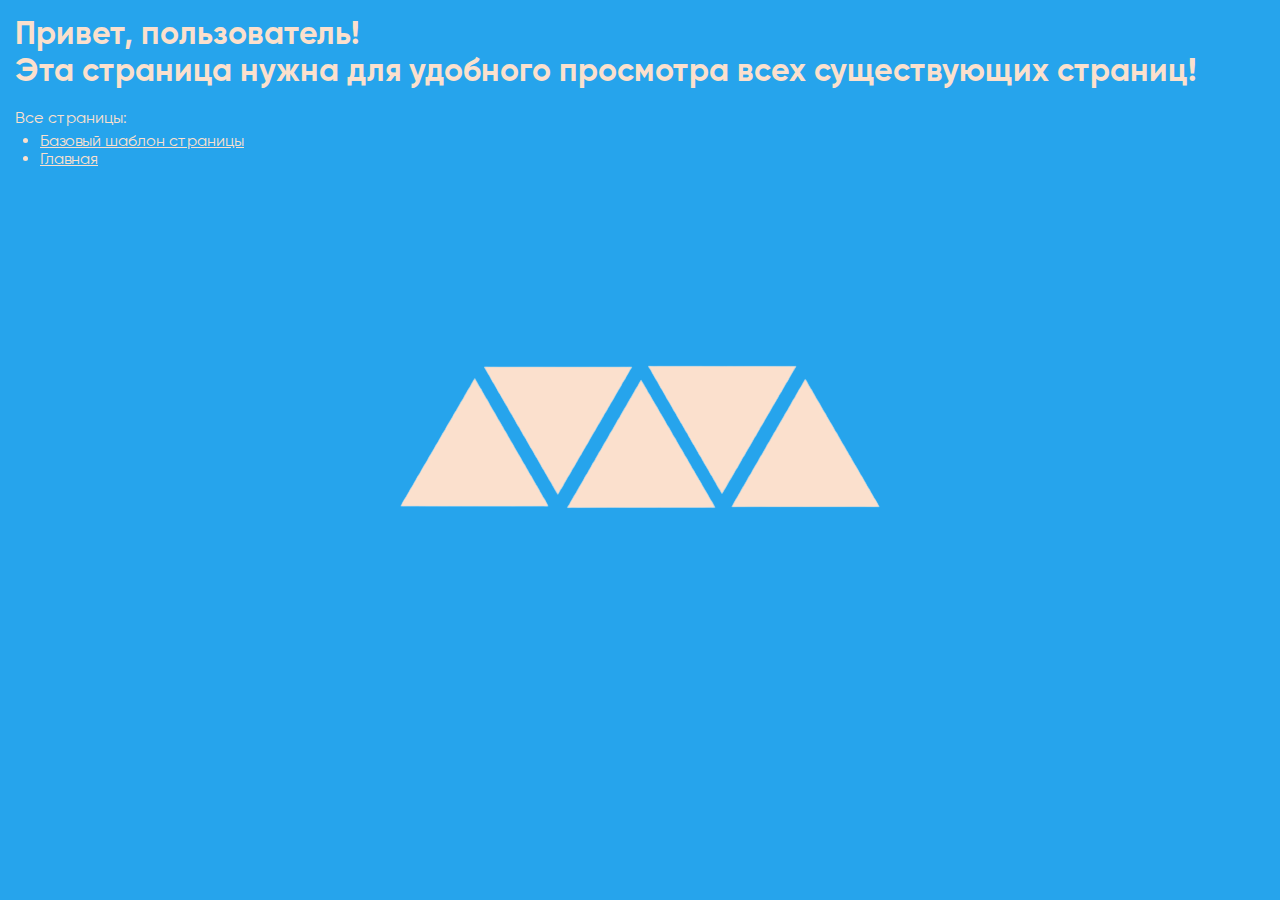
<file: index.html>
<!DOCTYPE html><html lang="ru"><head>
  <meta charset="UTF-8">
<meta http-equiv="X-UA-Compatible" content="IE=edge">
<meta name="viewport" content="width=device-width, initial-scale=1.0">
<title>MultiCinema</title>
<link rel="stylesheet" href="./css/common-332bfeaaee.min.css">
<link rel="stylesheet" href="./css/main-b36176a7f4.min.css">
<link rel="stylesheet" href="./css/vendor-b03f83f23a.min.css">
<link rel="apple-touch-icon" sizes="180x180" href="./favicon/apple-touch-icon-4c91f8e530.png">
<link rel="icon" type="image/png" sizes="32x32" href="./favicon/favicon-32x32-0e405a95ea.png">
<link rel="icon" type="image/png" sizes="16x16" href="./favicon/favicon-16x16-c55171e84f.png">
<link rel="manifest" href="./favicon/site.webmanifest">
<link rel="mask-icon" href="./favicon/safari-pinned-tab-2ac8444cb0.svg" color="#000000">
<link rel="shortcut icon" href="./favicon/favicon.ico">
<meta name="apple-mobile-web-app-title" content="WynGulp">
<meta name="application-name" content="WynGulp">
<meta name="msapplication-TileColor" content="#000000">
<meta name="msapplication-TileImage" content="./favicon/mstile-144x144-827d50d1ee.png">
<meta name="msapplication-config" content="./favicon/browserconfig.xml">
<meta name="theme-color" content="#000000"></head>
<body style="color:#fbe0cd; background: #26a4ec;">
  <div style="position: absolute; top:0; left: 0; right: 0; bottom: 0; background: url('resources/back-68d4e767c9.png') center center no-repeat; pointer-events: none;">
  </div>
  <div class="site-container">
    <div style="padding: 15px">
      <h1 style="margin: 0 0 5px;">Привет, пользователь! <br> Эта страница нужна для удобного просмотра всех
        существующих страниц!</h1>
    </div>
    <main class="page">
      <p style="margin: 0 0 5px 15px;">Все страницы:</p>
      <ul style="margin: 0;">
        <li>
          <a style="color: #fbe0cd; text-decoration: underline;" href="page.html">Базовый шаблон страницы</a>
        </li>
        <li>
          <a style="color: #fbe0cd; text-decoration: underline;" href="main.html">Главная</a>
        </li>
      </ul>
    </main>
  </div>
<script src="./js/global-b0f0e34eb5.js"></script>
</body></html>
</file>
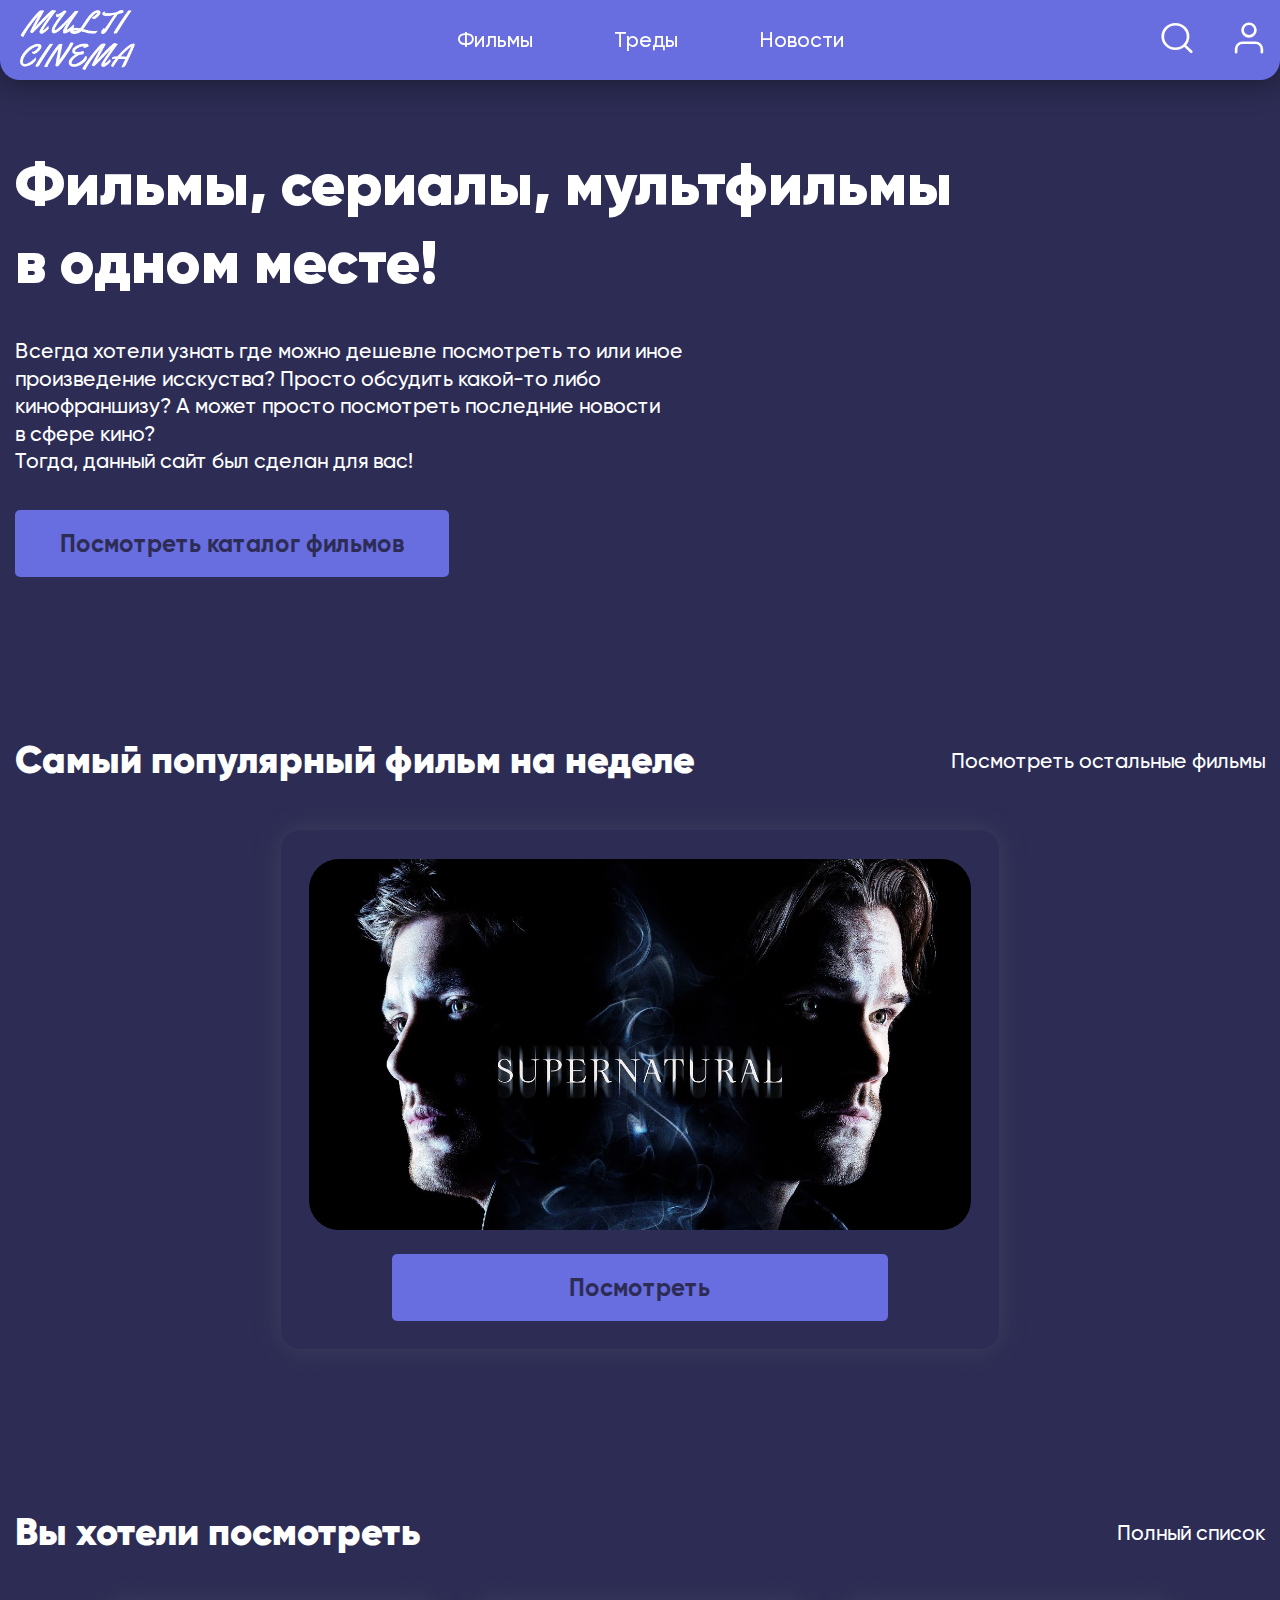
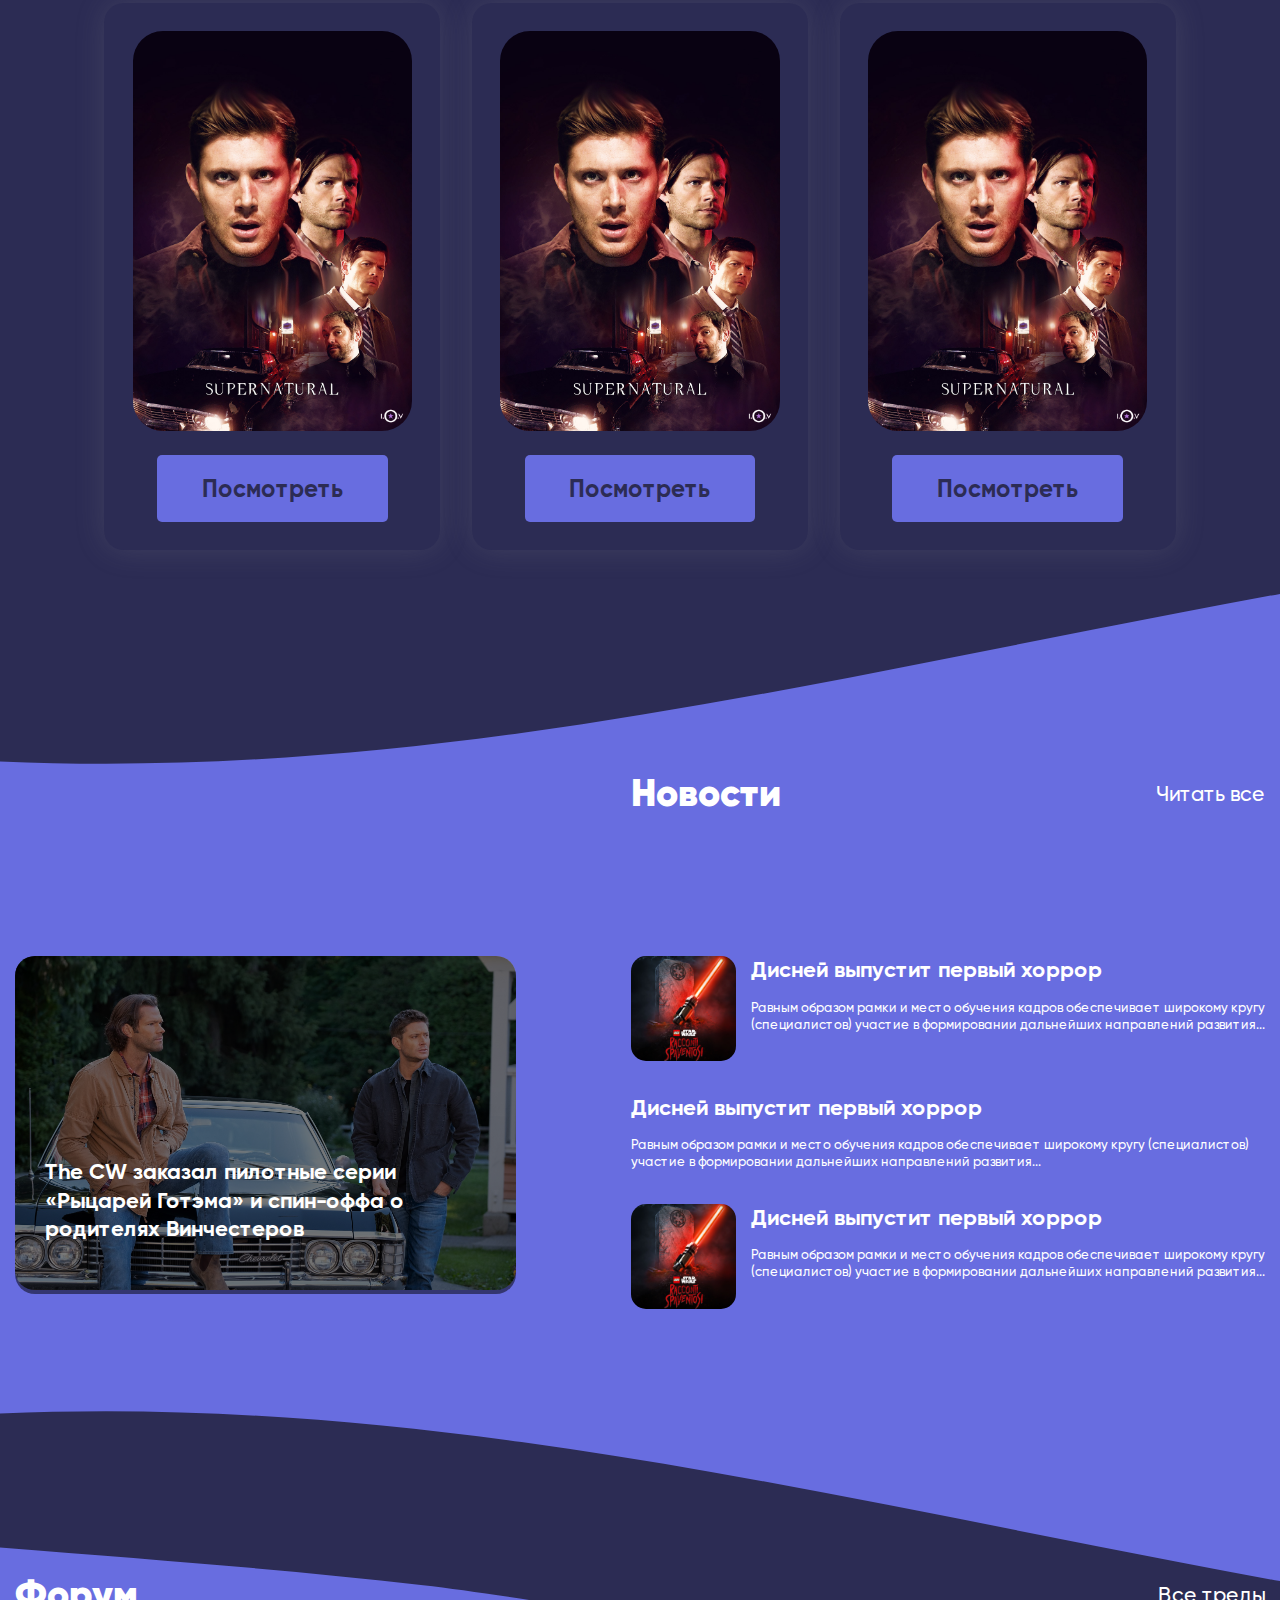
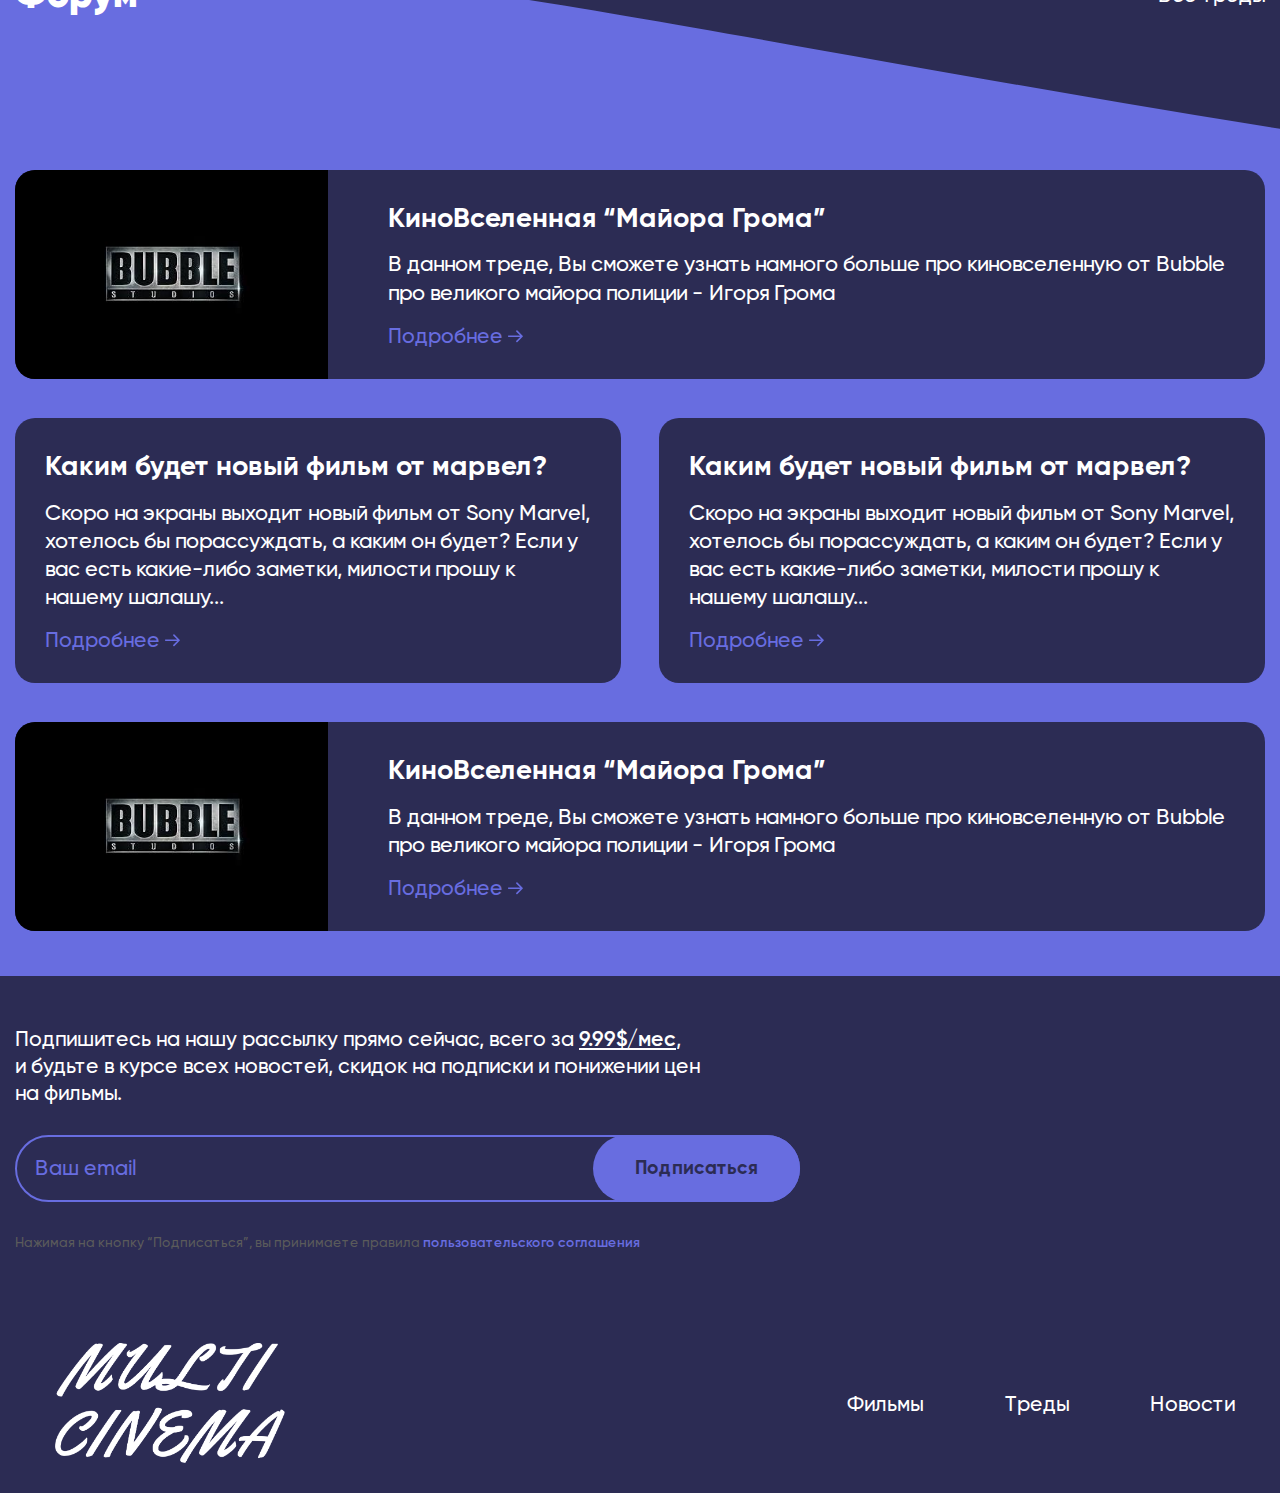
<file: main.html>
<!DOCTYPE html><html lang="ru"><head>
  <meta charset="UTF-8">
<meta http-equiv="X-UA-Compatible" content="IE=edge">
<meta name="viewport" content="width=device-width, initial-scale=1.0">
<title>MultiCinema | Главная</title>
<link rel="stylesheet" href="./css/common-332bfeaaee.min.css">
<link rel="stylesheet" href="./css/main-b36176a7f4.min.css">
<link rel="stylesheet" href="./css/vendor-b03f83f23a.min.css">
<link rel="apple-touch-icon" sizes="180x180" href="./favicon/apple-touch-icon-4c91f8e530.png">
<link rel="icon" type="image/png" sizes="32x32" href="./favicon/favicon-32x32-0e405a95ea.png">
<link rel="icon" type="image/png" sizes="16x16" href="./favicon/favicon-16x16-c55171e84f.png">
<link rel="manifest" href="./favicon/site.webmanifest">
<link rel="mask-icon" href="./favicon/safari-pinned-tab-2ac8444cb0.svg" color="#000000">
<link rel="shortcut icon" href="./favicon/favicon.ico">
<meta name="apple-mobile-web-app-title" content="WynGulp">
<meta name="application-name" content="WynGulp">
<meta name="msapplication-TileColor" content="#000000">
<meta name="msapplication-TileImage" content="./favicon/mstile-144x144-827d50d1ee.png">
<meta name="msapplication-config" content="./favicon/browserconfig.xml">
<meta name="theme-color" content="#000000"></head>
<body>
  <div class="site-container">
    <header class="header">
    <div class="header__body">
        <div class="header__container _container">
            <div class="header__logo logo _img-holder _img-holder_contain" data-scroll_to="body">
                <img src="./img/logo-d798ab8dfc.png" alt="MultiCinema">
            </div>
            <nav class="header__nav nav">
                <ul class="nav__list _list-reset" data-da=".menu-burger__body, 768, first">
                    <li class="nav__item link"><a href="#popfilm" data-scroll_to="#popfilm" class="nav__link _link-reset">Фильмы</a></li>
                    <li class="nav__item link"><a href="#forum" data-scroll_to="#forum" class="nav__link _link-reset">Треды</a></li>
                    <li class="nav__item link"><a href="#news" data-scroll_to="#news" class="nav__link _link-reset">Новости</a></li>
                </ul>
            </nav>
            <ul class="header__actions actions-header _list-reset">
               <li class="actions-header__item">
                   <a href="#" class="actions-header__link _link-reset">
                       <svg class="actions-header__search actions-header__icon">
                           <use xlink:href="./img/sprite-da8f701e97.svg#search"></use>
                       </svg>
                   </a>
               </li>
                <li class="actions-header__item">
                   <a href="#" class="actions-header__link _link-reset">
                       <svg class="actions-header__search actions-header__icon">
                           <use xlink:href="./img/sprite-da8f701e97.svg#auth"></use>
                       </svg>
                   </a>
               </li>
                <li class="header__burger burger" data-burger="">
                    <button type="button" data-burger_button="" class="burger__icon _btn-reset">
                        <span></span>
                    </button>
                    <div class="burger__menu menu-burger _list-reset" data-burger_body="">
                        <ul class="menu-burger__body">
                        </ul>
                    </div>
                </li>
            </ul>
        </div>
    </div>
</header>
    <main class="page">
    <section class="page__hero hero" id="hero">
    <div class="hero__container _container">
        <h1 class="hero__title">Фильмы, сериалы, мультфильмы в&nbsp;одном месте!</h1>
        <p class="hero__subtitle">Всегда хотели узнать где можно дешевле посмотреть то&nbsp;или иное произведение исскуства? Просто обсудить какой-то либо кинофраншизу? А&nbsp;может просто посмотреть последние новости в&nbsp;сфере кино? <br> Тогда, данный сайт был сделан для вас!</p>
        <a href="#" class="hero__btn btn btn_primary _btn-reset _link-reset">Посмотреть каталог фильмов</a>
    </div>
 </section>
    <section class="page__popfilm popfilm" id="popfilm">
  <div class="popfilm__container _container">
    <div class="popfilm__title title">
  <div class="title__body">
    <h2 class="title__title">Самый популярный фильм на неделе</h2>
    <a href="#" class="title__link link _link-reset">Посмотреть остальные фильмы</a>
  </div>
</div>
    <div class="popfilm__body">
      <article class="popfilm__film-card film-card film-card_1">
        <h3 class="_hidden">Supernatural</h3>
    <div class="film-card__body">
        <div class="film-card__image _img-holder">
            <img src="./img/mainpage/top_films/thumb_02-1dbead1a56.jpg" alt="Supernatural">
        </div>
        <a href="#" class="film-card__btn btn btn_primary _btn-reset">Посмотреть</a>
    </div>
</article>
    </div>
  </div>
</section>
    <section class="page__watchlater watchlater" id="watchlater">
    <div class="watchlater__container _container">
        <div class="watchlater__title title">
  <div class="title__body">
    <h2 class="title__title">Вы хотели посмотреть</h2>
    <a href="#" class="title__link link _link-reset">Полный список</a>
  </div>
</div>
        <ul class="watchlater__cards _list-reset">
            <li>
                <article class="watchlater__film-card film-card film-card_1">
                  <h3 class="_hidden">Supernatural</h3>
    <div class="film-card__body">
        <div class="film-card__image _img-holder">
            <img src="./img/mainpage/top_films/thumb_01-c7bec72a74.jpg" alt="Supernatural">
        </div>
        <a href="#" class="film-card__btn btn btn_primary _btn-reset">Посмотреть</a>
    </div>
</article>
            </li>
            <li>
                <article class="watchlater__film-card film-card film-card_1">
                  <h3 class="_hidden">Supernatural</h3>
    <div class="film-card__body">
        <div class="film-card__image _img-holder">
            <img src="./img/mainpage/top_films/thumb_01-c7bec72a74.jpg" alt="Supernatural">
        </div>
        <a href="#" class="film-card__btn btn btn_primary _btn-reset">Посмотреть</a>
    </div>
</article>
            </li><li>
                <article class="watchlater__film-card film-card film-card_1">
                  <h3 class="_hidden">Supernatural</h3>
    <div class="film-card__body">
        <div class="film-card__image _img-holder">
            <img src="./img/mainpage/top_films/thumb_01-c7bec72a74.jpg" alt="Supernatural">
        </div>
        <a href="#" class="film-card__btn btn btn_primary _btn-reset">Посмотреть</a>
    </div>
</article>
            </li>
        </ul>
    </div>
</section>
    <section class="page__news news" id="news">
    <div class="news__container">
        <div class="news__body">
            <div class="news__wrapper _container">
                <div class="news__title title">
  <div class="title__body">
    <h2 class="title__title">Новости</h2>
    <a href="#" class="title__link link _link-reset">Читать все</a>
  </div>
</div>
                <div class="news__main">
                    <article class="news__news-card news-card news-card_main">
  <div class="news-card__background">
    <img class="news-card__img" src="./img/mainpage/news/thumb_02-b48928cd8a.jpg" alt="The CW заказал пилотные серии «Рыцарей Готэма» и спин-оффа о родителях Винчестеров">
  </div>
    <div class="news-card__info">
      <h3 class="news-card__title"><a href="#" class="link _link-reset">The CW заказал пилотные серии «Рыцарей Готэма» и спин-оффа о родителях Винчестеров</a></h3>
  </div>
</article>
                </div>
                <div class="news__other">
                    <ul class="news__list _list-reset">
                        <li>
                            <article class="news__news-card news-card">
    <div class="news-card__img _img-holder"><img src="./img/mainpage/news/thumb_01-a5c2defaf3.jpg" alt="Дисней выпустит первый хоррор"></div>
    <div class="news-card__info">
        <h3 class="news-card__title"><a href="#" class="link _link-reset">Дисней выпустит первый хоррор</a></h3>
        <p class="news-card__text">Равным образом рамки и место обучения кадров обеспечивает широкому кругу (специалистов) участие в формировании дальнейших направлений развития...</p>
    </div>
</article>
                        </li>
                        <li>
                            <article class="news__news-card news-card">
    <div class="news-card__info">
        <h3 class="news-card__title"><a href="#" class="link _link-reset">Дисней выпустит первый хоррор</a></h3>
        <p class="news-card__text">Равным образом рамки и место обучения кадров обеспечивает широкому кругу (специалистов) участие в формировании дальнейших направлений развития...</p>
    </div>
</article>
                        </li>
                        <li>
                            <article class="news__news-card news-card">
    <div class="news-card__img _img-holder"><img src="./img/mainpage/news/thumb_01-a5c2defaf3.jpg" alt="Дисней выпустит первый хоррор"></div>
    <div class="news-card__info">
        <h3 class="news-card__title"><a href="#" class="link _link-reset">Дисней выпустит первый хоррор</a></h3>
        <p class="news-card__text">Равным образом рамки и место обучения кадров обеспечивает широкому кругу (специалистов) участие в формировании дальнейших направлений развития...</p>
    </div>
</article>
                        </li>
                    </ul>
                </div>
            </div>
        </div>
    </div>
</section>
    <section class="page__forum forum" id="forum">
    <div class="forum__container">
        <div class="forum__body">
            <div class="forum__wrapper _container">
                <div class="forum__title title">
  <div class="title__body">
    <h2 class="title__title">Форум</h2>
    <a href="#" class="title__link link _link-reset">Все треды</a>
  </div>
</div>
                <ul class="forum__list _list-reset">
                    <li class="forum__item forum__item_bg">
                        <article class="forum__card-forum card-forum">
    <div class="card-forum__img _img-holder">
        <img src="./img/mainpage/forum/thumb_01-c206834353.jpg" alt="КиноВселенная “Майора Грома”">
    </div>
    <div class="card-forum__info">
        <h3 class="card-forum__title">КиноВселенная “Майора Грома”</h3>
        <p class="card-forum__text">В данном треде, Вы сможете узнать намного больше про киновселенную от Bubble про великого майора полиции - Игоря Грома</p>
        <a class="card-forum__link _link-reset">Подробнее
            <svg class="card-forum__more card-forum__icon">
                <use xlink:href="./img/sprite-da8f701e97.svg#more"></use>
            </svg>
        </a>
    </div>
</article>
                    </li>
                    <li class="forum__item forum__item_sl">
                        <article class="forum__card-forum card-forum">
    <div class="card-forum__info">
        <h3 class="card-forum__title">Каким будет новый фильм от марвел?</h3>
        <p class="card-forum__text">Скоро на экраны выходит новый фильм от Sony Marvel, хотелось бы порассуждать, а каким он будет? Если у вас есть какие-либо заметки, милости прошу к нашему шалашу...</p>
        <a class="card-forum__link _link-reset">Подробнее
            <svg class="card-forum__more card-forum__icon">
                <use xlink:href="./img/sprite-da8f701e97.svg#more"></use>
            </svg>
        </a>
    </div>
</article>
                    </li>
                    <li class="forum__item forum__item_sl">
                        <article class="forum__card-forum card-forum">
    <div class="card-forum__info">
        <h3 class="card-forum__title">Каким будет новый фильм от марвел?</h3>
        <p class="card-forum__text">Скоро на экраны выходит новый фильм от Sony Marvel, хотелось бы порассуждать, а каким он будет? Если у вас есть какие-либо заметки, милости прошу к нашему шалашу...</p>
        <a class="card-forum__link _link-reset">Подробнее
            <svg class="card-forum__more card-forum__icon">
                <use xlink:href="./img/sprite-da8f701e97.svg#more"></use>
            </svg>
        </a>
    </div>
</article>
                    </li>
                    <li class="forum__item forum__item_bg">
                        <article class="forum__card-forum card-forum">
    <div class="card-forum__img _img-holder">
        <img src="./img/mainpage/forum/thumb_01-c206834353.jpg" alt="КиноВселенная “Майора Грома”">
    </div>
    <div class="card-forum__info">
        <h3 class="card-forum__title">КиноВселенная “Майора Грома”</h3>
        <p class="card-forum__text">В данном треде, Вы сможете узнать намного больше про киновселенную от Bubble про великого майора полиции - Игоря Грома</p>
        <a class="card-forum__link _link-reset">Подробнее
            <svg class="card-forum__more card-forum__icon">
                <use xlink:href="./img/sprite-da8f701e97.svg#more"></use>
            </svg>
        </a>
    </div>
</article>
                    </li>
                </ul>
            </div>
        </div>
    </div>
</section>
    <section class="page__membership membership" id="membership">
    <div class="membership__container _container">
        <h2 class="_hidden">Подписка</h2>
        <form data-test="" data-form="" action="#" class="form-membership form membership__form">
            <div class="form-membership__sending form__sending _hidden">
                <div class="loading">
  <div></div>
  <div></div>
  <div></div>
</div>
            </div>
            <fieldset class="form-membership__body form__body _fieldset-reset">
                <legend class="form-membership__title">Подпишитесь на&nbsp;нашу рассылку прямо сейчас, всего за <span class="form-membership__price">9.99$/мес</span>, и&nbsp;будьте в&nbsp;курсе всех новостей, скидок на&nbsp;подписки и&nbsp;понижении цен на&nbsp;фильмы.</legend>
                <div class="form-membership__item">
                    <input type="text" data-form_require="" data-form_input_email="" name="email" id="email" placeholder="email@example.com" class="form-membership__input">
                    <label for="email" class="form-membership__label">Ваш email</label>
                    <button type="submit" data-submit="" class="form-membership__btn btn btn_secondary _btn-reset">Подписаться</button>
                </div>
                <p class="form-membership__agreement">Нажимая на кнопку “Подписаться”, вы принимаете правила <a href="#" class="form-membership__link link">пользовательского соглашения</a></p>
            </fieldset>
        </form>
    </div>
</section>
    </main>
    <footer class="footer">
    <div class="footer__container _container">
        <div class="footer__logo logo _img-holder _img-holder_contain" data-scroll_to="body">
            <img src="./img/logo-d798ab8dfc.png" alt="MultiCinema">
        </div>
        <nav class="footer__nav nav">
            <ul class="nav__list _list-reset">
                <li class="nav__item link"><a href="#popfilm" data-scroll_to="#popfilm" class="nav__link _link-reset">Фильмы</a></li>
                <li class="nav__item link"><a href="#forum" data-scroll_to="#forum" class="nav__link _link-reset">Треды</a></li>
                <li class="nav__item link"><a href="#news" data-scroll_to="#news" class="nav__link _link-reset">Новости</a></li>
            </ul>
        </nav>
    </div>
</footer>
  </div>
<script src="./js/global-b0f0e34eb5.js"></script>
</body></html>
</file>
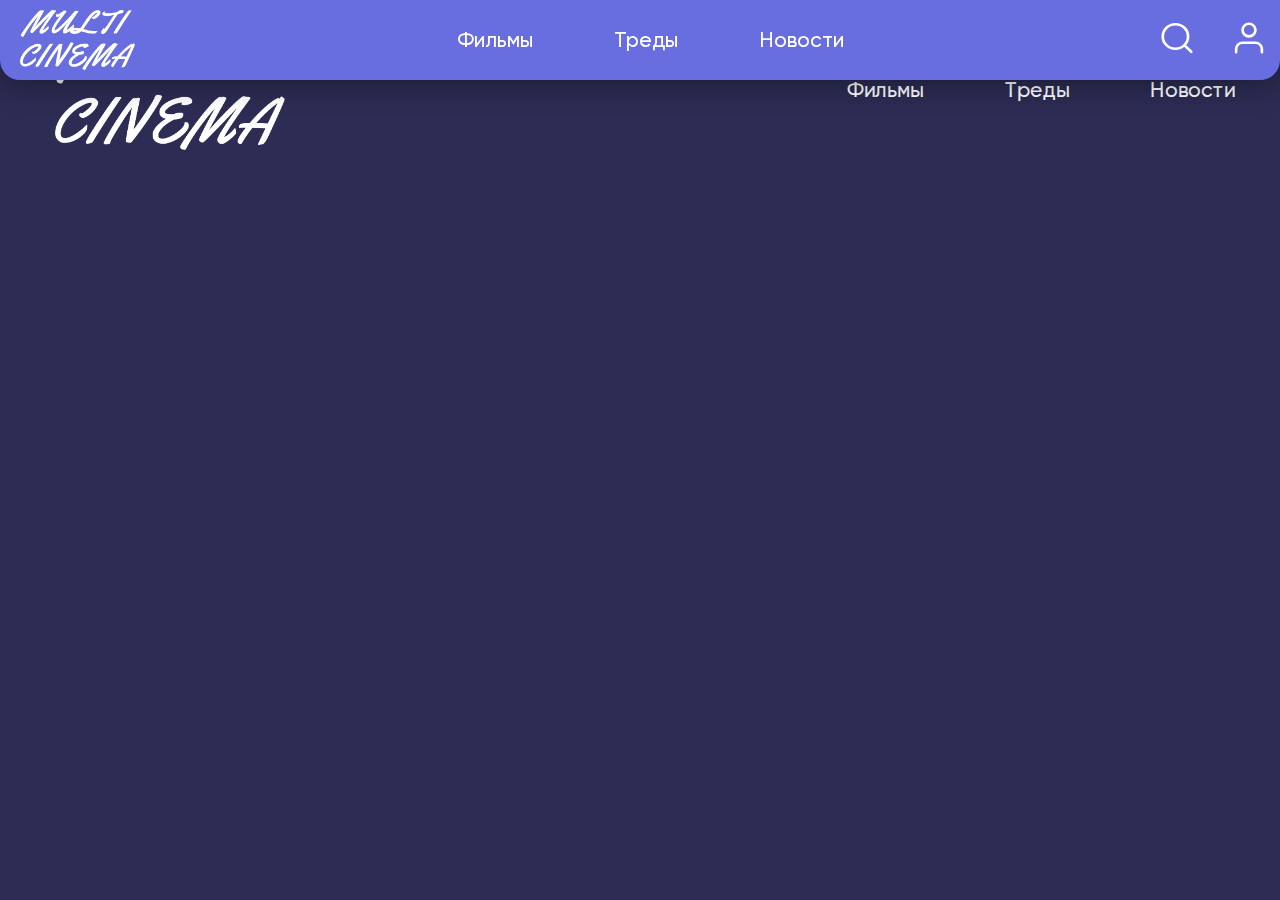
<file: page.html>
<!DOCTYPE html><html lang="ru"><head>
  <meta charset="UTF-8">
<meta http-equiv="X-UA-Compatible" content="IE=edge">
<meta name="viewport" content="width=device-width, initial-scale=1.0">
<title>MultiCinema | Шаблон</title>
<link rel="stylesheet" href="./css/common-332bfeaaee.min.css">
<link rel="stylesheet" href="./css/main-b36176a7f4.min.css">
<link rel="stylesheet" href="./css/vendor-b03f83f23a.min.css">
<link rel="apple-touch-icon" sizes="180x180" href="./favicon/apple-touch-icon-4c91f8e530.png">
<link rel="icon" type="image/png" sizes="32x32" href="./favicon/favicon-32x32-0e405a95ea.png">
<link rel="icon" type="image/png" sizes="16x16" href="./favicon/favicon-16x16-c55171e84f.png">
<link rel="manifest" href="./favicon/site.webmanifest">
<link rel="mask-icon" href="./favicon/safari-pinned-tab-2ac8444cb0.svg" color="#000000">
<link rel="shortcut icon" href="./favicon/favicon.ico">
<meta name="apple-mobile-web-app-title" content="WynGulp">
<meta name="application-name" content="WynGulp">
<meta name="msapplication-TileColor" content="#000000">
<meta name="msapplication-TileImage" content="./favicon/mstile-144x144-827d50d1ee.png">
<meta name="msapplication-config" content="./favicon/browserconfig.xml">
<meta name="theme-color" content="#000000"></head>
<body>
  <div class="site-container">
    <header class="header">
    <div class="header__body">
        <div class="header__container _container">
            <div class="header__logo logo _img-holder _img-holder_contain" data-scroll_to="body">
                <img src="./img/logo-d798ab8dfc.png" alt="MultiCinema">
            </div>
            <nav class="header__nav nav">
                <ul class="nav__list _list-reset" data-da=".menu-burger__body, 768, first">
                    <li class="nav__item link"><a href="#popfilm" data-scroll_to="#popfilm" class="nav__link _link-reset">Фильмы</a></li>
                    <li class="nav__item link"><a href="#forum" data-scroll_to="#forum" class="nav__link _link-reset">Треды</a></li>
                    <li class="nav__item link"><a href="#news" data-scroll_to="#news" class="nav__link _link-reset">Новости</a></li>
                </ul>
            </nav>
            <ul class="header__actions actions-header _list-reset">
               <li class="actions-header__item">
                   <a href="#" class="actions-header__link _link-reset">
                       <svg class="actions-header__search actions-header__icon">
                           <use xlink:href="./img/sprite-da8f701e97.svg#search"></use>
                       </svg>
                   </a>
               </li>
                <li class="actions-header__item">
                   <a href="#" class="actions-header__link _link-reset">
                       <svg class="actions-header__search actions-header__icon">
                           <use xlink:href="./img/sprite-da8f701e97.svg#auth"></use>
                       </svg>
                   </a>
               </li>
                <li class="header__burger burger" data-burger="">
                    <button type="button" data-burger_button="" class="burger__icon _btn-reset">
                        <span></span>
                    </button>
                    <div class="burger__menu menu-burger _list-reset" data-burger_body="">
                        <ul class="menu-burger__body">
                        </ul>
                    </div>
                </li>
            </ul>
        </div>
    </div>
</header>
    <main class="page">
      <!-- Сюда подключаем компоненты -->
    </main>
    <footer class="footer">
    <div class="footer__container _container">
        <div class="footer__logo logo _img-holder _img-holder_contain" data-scroll_to="body">
            <img src="./img/logo-d798ab8dfc.png" alt="MultiCinema">
        </div>
        <nav class="footer__nav nav">
            <ul class="nav__list _list-reset">
                <li class="nav__item link"><a href="#popfilm" data-scroll_to="#popfilm" class="nav__link _link-reset">Фильмы</a></li>
                <li class="nav__item link"><a href="#forum" data-scroll_to="#forum" class="nav__link _link-reset">Треды</a></li>
                <li class="nav__item link"><a href="#news" data-scroll_to="#news" class="nav__link _link-reset">Новости</a></li>
            </ul>
        </nav>
    </div>
</footer>
  </div>
<script src="./js/global-b0f0e34eb5.js"></script>
</body></html>
</file>
<file: css/common-332bfeaaee.min.css>
@-webkit-keyframes loading{0%{top:8px;height:64px}50%,100%{top:24px;height:32px}}@keyframes loading{0%{top:8px;height:64px}50%,100%{top:24px;height:32px}}:root{--color-black: 0, 0, 0;--color-white: 255, 255, 255;--color-biscay: 44, 44, 84;--color-slate-blue: 104, 109, 224;--color-gray: 146, 146, 146;--color-storm-dust: 91, 91, 91;--section-offset: 60px;--border-radius: 5px;--font-family: Gilroy, sans-serif;--font-medium: 500 clamp(15px, 12.9797979798px + 0.0063131313 * 100vw, 25px) / 130% var(--font-family);--font-big-title: 900 clamp(30px, 19.898989899px + 0.0315656566 * 100vw, 80px) / 130% var(--font-family);--font-bold: 700 clamp(10px, 5.9595959596px + 0.0126262626 * 100vw, 30px) / 130% var(--font-family);--font-title: 900 clamp(20px, 13.9393939394px + 0.0189393939 * 100vw, 50px) / 130% var(--font-family);--font-semibold: 600 clamp(15px, 12.9797979798px + 0.0063131313 * 100vw, 25px) / 130% var(--font-family)}html{box-sizing:border-box}*,*::before,*::after{box-sizing:inherit}body{margin:0;font-family:var(--font-family),serif;background-color:rgb(var(--color-biscay))}img{max-width:100%}a{text-decoration:none;-webkit-tap-highlight-color:transparent}._link-reset{text-decoration:none;color:inherit;-webkit-tap-highlight-color:transparent}._list-reset{list-style:none;margin:0;padding:0}._is-outer{position:relative !important;left:-9999px !important}.site-container{overflow:hidden}._is-hidden{display:none !important}._for-mobile{display:none}._error{border:2px #ff4019 solid !important}._btn-reset{border:none;padding:0;-webkit-tap-highlight-color:transparent;background:transparent;cursor:pointer;-webkit-user-select:none;-moz-user-select:none;-ms-user-select:none;user-select:none;-webkit-touch-callout:none}._hidden{position:absolute;left:0;top:0;z-index:-1;opacity:0;visibility:hidden;pointer-events:none}._fieldset-reset{padding:0;padding-inline:0;margin-inline:0;padding-block:0;border:none;min-inline-size:unset}._container{margin:0 auto;padding:0 15px;max-width:1630px}._img-holder{position:relative}._img-holder img,._img-holder use{position:absolute;left:0;right:0;width:100%;height:100%;-o-object-fit:cover;object-fit:cover}._img-holder_contain img{-o-object-fit:contain;object-fit:contain}.js-focus-visible :focus:not(.focus-visible){outline:none}._scroll-disabled{overflow:hidden;width:100vw;height:100vh}._scroll-disabled_horizontal{overflow-x:hidden;width:100vw}._scroll-disabled_vertical{overflow-y:hidden;height:100vh}.btn{display:inline-block;padding:clamp(11px, 8.7777777778px + 0.0069444444 * 100vw, 22px) clamp(28px, 22.3434343434px + 0.0176767677 * 100vw, 56px);font:var(--font-bold);font-size:clamp(15px, 11.9696969697px + 0.009469697 * 100vw, 30px);text-align:center}.btn_primary{border-radius:var(--border-radius);color:rgb(var(--color-biscay));background:rgb(var(--color-slate-blue));transition:all .3s ease 0s}.btn_primary:active{transform:scale(0.9)}@media(any-hover: hover){.btn_primary:hover{background:#9296e9}}.btn_secondary{border-radius:40px;color:rgb(var(--color-biscay));background:rgb(var(--color-slate-blue));transition:all .3s ease 0s;padding:clamp(15px, 12.9797979798px + 0.0063131313 * 100vw, 25px) clamp(25px, 19.3434343434px + 0.0176767677 * 100vw, 53px);font-size:clamp(10px, 6.9696969697px + 0.009469697 * 100vw, 25px)}.btn_secondary:active{transform:scale(0.9)}@media(any-hover: hover){.btn_secondary:hover{background:#9296e9}}.logo{width:250px;height:120px;cursor:pointer}.link{position:relative;transition:all .3s ease 0s}.link:active{transform:scale(0.9)}@media(any-hover: hover){.link::after{content:"";position:absolute;left:0;right:0;bottom:0;display:block;width:0;height:1px;background:rgb(var(--color-slate-blue));transform:translateY(2px);transition:width .5s ease 0s,right .5s ease 0s}.link:hover::after,.link._active::after{width:100%}}@font-face{src:url("../fonts/Gilroy-Black-3fa99aa2b7.woff2") format("woff2");font-family:"Gilroy";font-weight:900;font-display:swap}@font-face{src:url("../fonts/Gilroy-Bold-95c2706a95.woff2") format("woff2");font-family:"Gilroy";font-weight:700;font-display:swap}@font-face{src:url("../fonts/Gilroy-Medium-98d6a71aab.woff2") format("woff2");font-family:"Gilroy";font-weight:500;font-display:swap}@font-face{src:url("../fonts/Gilroy-Regular-2c3e1d1dc6.woff2") format("woff2");font-family:"Gilroy";font-weight:400;font-display:swap}@font-face{src:url("../fonts/Gilroy-SemiBold-52e5615417.woff2") format("woff2");font-family:"Gilroy";font-weight:600;font-display:swap}
/*# sourceMappingURL=common.min.css.map */
</file>
<file: css/main-b36176a7f4.min.css>
@-webkit-keyframes loading{0%{top:8px;height:64px }50%,100%{top:24px;height:32px }}@keyframes loading{0%{top:8px;height:64px }50%,100%{top:24px;height:32px }}.page__hero{margin-bottom:clamp(80px, 53.7373737374px + 0.0820707071 * 100vw, 210px) }.page__popfilm{margin-bottom:clamp(80px, 53.7373737374px + 0.0820707071 * 100vw, 210px) }.page__watchlater{margin-bottom:clamp(140px, 113.7373737374px + 0.0820707071 * 100vw, 270px) }.page__news{margin-bottom: clamp(85px, 58.7373737374px + 0.0820707071 * 100vw, 215px) }.nav__list{display:flex;flex-wrap:wrap;align-items:center;justify-content:space-evenly;gap:25px clamp(25px, 6.2121212121px + 0.0587121212 * 100vw, 118px) }.nav__item{position:relative;font:var(--font-medium);color:rgb(var(--color-white)) }.film-card_1 .film-card__body{display:flex;flex-direction:column;align-items:center;justify-content:center;border-radius:20px;padding:clamp(18px, 14.5656565657px + 0.0107323232 * 100vw, 35px);min-height:clamp(325px, 258.3333333333px + 0.2083333333 * 100vw, 655px);max-width:clamp(210px, 167.5757575758px + 0.1325757576 * 100vw, 420px);box-shadow:0 0 30px rgba(var(--color-gray), 0.2);background:rgb(var(--color-biscay));gap:clamp(15px, 11.9696969697px + 0.009469697 * 100vw, 30px) }.film-card_1 .film-card__image{width:clamp(170px, 133.6363636364px + 0.1136363636 * 100vw, 350px);height:clamp(255px, 206.5151515152px + 0.1515151515 * 100vw, 495px) }.film-card_1 .film-card__image img{border-radius:30px }.title__body{display:flex;align-items:center;justify-content:space-between;gap:20px }.title__title{margin:0;font:var(--font-title);color:rgb(var(--color-white)) }.title__link{font:var(--font-medium);text-align:center;color:rgb(var(--color-white)) }@media(any-hover: hover){.title__link::after{background:rgb(var(--color-white)) }}.news-card{display:flex;gap:15px }.news-card_main{position:relative }.news-card_main .news-card__background{position:relative;width:100%;height:100% }.news-card_main .news-card__background:before{border-radius:20px;content:"";position:absolute;left:0;right:0;top:0;bottom:0;z-index:-1;background:rgba(var(--color-black), 0.5);pointer-events:none }@media(any-hover: hover){.news-card_main .news-card__title .link:after{background:none }}.news-card_main .news-card__img{position:relative;z-index:-2;width:auto;height:auto;border-radius:20px }.news-card_main .news-card__info{left:30px;bottom:50px;position:absolute;padding:30px 30px 0 0 }.news-card__img{min-width:clamp(75px, 64.898989899px + 0.0315656566 * 100vw, 125px);min-height:clamp(75px, 64.898989899px + 0.0315656566 * 100vw, 125px) }.news-card__img img{width:clamp(75px, 64.898989899px + 0.0315656566 * 100vw, 125px);height:clamp(75px, 64.898989899px + 0.0315656566 * 100vw, 125px);border-radius:15px;-o-object-fit:cover;object-fit:cover }.news-card__info{display:flex;flex-direction:column;gap:15px }.news-card__title{margin:0;color:rgb(var(--color-white));font:var(--font-bold) }@media(any-hover: hover){.news-card__title .link:after{background:rgb(var(--color-white)) }}.news-card__text{margin:0;color:rgb(var(--color-white));font:var(--font-medium);font-size:clamp(10px, 8.9898989899px + 0.0031565657 * 100vw, 15px) }.card-forum{height:100%;display:flex;gap:30px;background:rgb(var(--color-biscay));border-radius:20px }@media(max-width: 768px){.card-forum{flex-direction:column;height:auto;gap:0 }}.card-forum_big{flex:0 1 66% }.card-forum__img{min-width:25%;min-height:100%;max-height:100% }.card-forum__img img{border-radius:20px 0 0 20px }@media(max-width: 768px){.card-forum__img{width:100%;height:clamp(150px, 42.8571428571px + 0.3348214286 * 100vw, 300px) }.card-forum__img img{border-radius:20px 20px 0 0 }}.card-forum__info{display:flex;flex-direction:column;gap:15px;padding:30px }.card-forum__title{margin:0;color:rgb(var(--color-white));font:var(--font-bold);font-size:clamp(24px, 22.7878787879px + 0.0037878788 * 100vw, 30px) }.card-forum__text{margin:0;color:rgb(var(--color-white));font:var(--font-medium);font-size:clamp(18px, 16.7878787879px + 0.0037878788 * 100vw, 24px) }.card-forum__link{font:var(--font-medium);color:rgb(var(--color-slate-blue));margin-top:auto;cursor:pointer }.card-forum__link:hover .card-forum__more{margin-left:10px }.card-forum__more{transition:margin-left .3s ease 0s;width:15px;height:13px }*[class$=_sl] .card-forum{justify-content:center;align-items:center }.form{position:relative }.form__sending{position:absolute;background:rgba(var(--color-black), 0.25);top:0;bottom:0;right:0;left:0 }.form__sending .loading{position:relative;left:50%;top:50%;display:inline-block;width:80px;height:80px;transform:translate(-50%, -50%) }.form__sending .loading div{position:absolute;left:8px;display:inline-block;width:16px;background:rgb(var(--color-white));-webkit-animation:loading 1.2s cubic-bezier(0, 0.5, 0.5, 1) infinite;animation:loading 1.2s cubic-bezier(0, 0.5, 0.5, 1) infinite }.form__sending .loading div:nth-child(1){left:8px;-webkit-animation-delay:-0.24s;animation-delay:-0.24s }.form__sending .loading div:nth-child(2){left:32px;-webkit-animation-delay:-0.12s;animation-delay:-0.12s }.form__sending .loading div:nth-child(3){left:56px;-webkit-animation-delay:0s;animation-delay:0s }.header{position:absolute;top:0;left:0;z-index:50;min-height:10px }@media(max-width: 768px){.header{height:0 }}.header__body{position:fixed;top:0;left:0;width:100%;padding:30px 0;min-height:clamp(50px, 35.8585858586px + 0.0441919192 * 100vw, 120px);background-color:transparent;transition:all .5s ease 0s }.header__container{position:relative;display:flex;align-items:center;justify-content:space-between;min-height:100%;gap:20px }.header._scroll{position:absolute }.header._scroll .header__body{background-color:rgb(var(--color-slate-blue));min-height:-webkit-fit-content;min-height:-moz-fit-content;min-height:fit-content;padding-top:10px;padding-bottom:10px;border-radius:0 0 20px 20px;box-shadow:0 0 30px rgba(var(--color-black), 0.5) }.header._scroll .logo{width:125px;height:60px }@media(any-hover: hover){.header._scroll .link::after{background:rgb(var(--color-biscay)) }}.actions-header{display:flex;align-items:center;justify-content:space-evenly;gap:20px 40px }.actions-header__icon{width:32px;height:32px;transition:transform .3s ease 0s }.actions-header__icon:hover{transform:scale(1.2) }.hero__container{margin-top:clamp(60px, 41.8181818182px + 0.0568181818 * 100vw, 150px);padding-top:30px }.hero__title{margin:0 0 clamp(22.5px, 17.9545454545px + 0.0142045455 * 100vw, 45px);max-width:1150px;font:var(--font-big-title);color:rgb(var(--color-white)) }.hero__subtitle{margin:0 0 clamp(22.5px, 17.9545454545px + 0.0142045455 * 100vw, 45px);max-width:700px;font:var(--font-medium);color:rgb(var(--color-white)) }.watchlater__title{margin-bottom:45px }.watchlater__cards{display:flex;flex-wrap:wrap;justify-content:center;align-items:center;gap:clamp(20px, 15.9595959596px + 0.0126262626 * 100vw, 40px) }.news{position:relative }.news__container:before{z-index:-1;position:absolute;content:"";top:-270px;left:0;right:0;height:288px;background:url("../img/mainpage/news/topwave_news-e50321a463.svg") center/cover no-repeat;pointer-events:none }.news__container:after{z-index:-1;position:absolute;content:"";bottom:-270px;left:0;right:0;height:288px;background:url("../img/mainpage/news/bottomwave_news-f9d31759dd.svg") center/cover no-repeat;pointer-events:none }.news__body{position:relative;width:100vw }.news__body:before{z-index:-1;position:absolute;content:"";top:0;right:0;left:0;bottom:0;display:block;background:rgb(var(--color-slate-blue)) }.news__wrapper{display:grid;min-height:637px;-moz-column-gap:115px;column-gap:115px;row-gap:clamp(25px, 19.9494949495px + 0.0157828283 * 100vw, 50px);align-items:start;grid-template-areas:"none title" "news_main news" }@media(max-width: 768px){.news__wrapper{grid-template-areas:"title" "news_main" "news" }}.news__title{grid-area:title }@media(any-hover: hover){.news__title .title__link::after{background:rgb(var(--color-white)) }}.news__other{grid-area:news }.news__list{display:flex;flex-direction:column;align-items:stretch;gap:clamp(25px, -4.0909090909px + 0.0284090909 * 100vw, 50px) }.news__main{z-index:1;grid-area:news_main }.popfilm__body{display:flex;align-items:center;justify-content:center }.popfilm__title{margin-bottom:45px }.popfilm__film-card .film-card__btn{width:75% }.popfilm__film-card .film-card__body{min-height:clamp(300px, 239.3939393939px + 0.1893939394 * 100vw, 600px);max-width:clamp(586px, 467.6161616162px + 0.3699494949 * 100vw, 1172px) }.popfilm__film-card .film-card__body .film-card__image{width:clamp(180px, 19.3939393939px + 0.5018939394 * 100vw, 975px);height:clamp(235px, 189.5454545455px + 0.1420454545 * 100vw, 460px) }.forum{position:relative }.forum__container:before{z-index:-1;position:absolute;content:"";top:-30px;left:0;right:0;height:250px;background:url("../img/mainpage/forum/topwave_forum-39c88562fc.svg") center/cover no-repeat;pointer-events:none }.forum__body{width:100vw;position:relative;padding-bottom:45px }.forum__body:before{z-index:-1;position:absolute;content:"";top:215px;right:0;left:0;bottom:0;background:rgb(var(--color-slate-blue));display:block }.forum__list{display:flex;align-content:space-between;align-items:stretch;flex-wrap:wrap;gap:clamp(24px, 19.1515151515px + 0.0151515152 * 100vw, 48px) }@media(max-width: 768px){.forum__list{align-items:stretch;align-content:stretch }}.forum__title{margin-bottom:150px }.forum__item_sl{flex:1 0 40.9638554217% }.forum__item_bg{flex:1 0 56.0240963855% }.membership{padding-top:clamp(30px, 23.9393939394px + 0.0189393939 * 100vw, 60px);padding-bottom:clamp(30px, 23.9393939394px + 0.0189393939 * 100vw, 60px) }.form-membership__body{display:flex;flex-direction:column;align-items:start;gap:clamp(15px, 13.9898989899px + 0.0031565657 * 100vw, 20px) }.form-membership__title{display:inline-block;max-width:741px;margin-bottom:clamp(25px, 23.9898989899px + 0.0031565657 * 100vw, 30px);color:rgb(var(--color-white));font:var(--font-medium) }.form-membership__price{font:var(--font-semibold);text-decoration:underline }.form-membership__item{position:relative;width:clamp(300px, 138.3838383838px + 0.5050505051 * 100vw, 1100px) }.form-membership__label{position:absolute;left:20px;top:50%;display:flex;border:none;color:rgb(var(--color-slate-blue));font:var(--font-medium);background-color:transparent;transform:translateY(-50%);transition:all .2s ease-in-out,color .3s ease-in-out;pointer-events:none }.form-membership__input{-webkit-appearance:none;-moz-appearance:none;appearance:none;display:block;border-radius:40px;border:2px solid rgb(var(--color-slate-blue));padding:clamp(12px, 9.5757575758px + 0.0075757576 * 100vw, 24px) clamp(30px, 23.9393939394px + 0.0189393939 * 100vw, 60px);width:100%;color:rgb(var(--color-slate-blue));font:var(--font-medium);font-size:clamp(10px, 6.9696969697px + 0.009469697 * 100vw, 25px);background:transparent }.form-membership__input::-moz-placeholder{color:transparent;pointer-events:none }.form-membership__input:-ms-input-placeholder{color:transparent;pointer-events:none }.form-membership__input::placeholder{color:transparent;pointer-events:none }.form-membership__input:not(:-moz-placeholder-shown){outline:0;color:rgb(var(--color-slate-blue));font:var(--font-medium);background:transparent }.form-membership__input:not(:-ms-input-placeholder){outline:0;color:rgb(var(--color-slate-blue));font:var(--font-medium);background:transparent }.form-membership__input:focus,.form-membership__input:not(:placeholder-shown){outline:0;color:rgb(var(--color-slate-blue));font:var(--font-medium);background:transparent }.form-membership__input:not(:-moz-placeholder-shown)~.form-membership__label{top:0;margin-left:10px;padding:2px;font:var(--font-medium);font-size:clamp(10px, 7.9797979798px + 0.0063131313 * 100vw, 20px);color:rgb(var(--color-slate-blue));transform:translateY(-50%);background:rgb(var(--color-biscay)) }.form-membership__input:not(:-ms-input-placeholder)~.form-membership__label{top:0;margin-left:10px;padding:2px;font:var(--font-medium);font-size:clamp(10px, 7.9797979798px + 0.0063131313 * 100vw, 20px);color:rgb(var(--color-slate-blue));transform:translateY(-50%);background:rgb(var(--color-biscay)) }.form-membership__input:focus~.form-membership__label,.form-membership__input:not(:placeholder-shown)~.form-membership__label{top:0;margin-left:10px;padding:2px;font:var(--font-medium);font-size:clamp(10px, 7.9797979798px + 0.0063131313 * 100vw, 20px);color:rgb(var(--color-slate-blue));transform:translateY(-50%);background:rgb(var(--color-biscay)) }.form-membership__btn{position:absolute;right:0;top:0;bottom:0 }.form-membership__agreement{font:var(--font-medium);font-size:clamp(10px, 8.7878787879px + 0.0037878788 * 100vw, 16px);color:rgb(var(--color-storm-dust)) }.form-membership__link{font:var(--font-semibold);cursor:pointer;font-size:clamp(10px, 8.7878787879px + 0.0037878788 * 100vw, 16px);color:rgb(var(--color-slate-blue)) }.footer{padding:30px }.footer__container{display:flex;justify-content:space-between;flex-wrap:wrap;align-items:center;gap:clamp(15px, 11.9696969697px + 0.009469697 * 100vw, 30px) }@media(max-width: 768px){.footer__container{justify-content:center;flex-direction:column;align-items:stretch }}@media(max-width: 767px){.footer__logo{margin:0 auto }}.burger::before{content:"";position:absolute;left:0;right:0;top:0;bottom:0;z-index:-1;opacity:0;visibility:hidden;transition:all .5s ease;pointer-events:none }.burger__icon{position:absolute;left:0;top:0;z-index:-1;opacity:0;visibility:hidden;pointer-events:none }@media(max-width: 768px){.burger__icon{position:relative;z-index:11;display:flex;flex-direction:column;width:26px;height:18px;opacity:1;visibility:initial;transition:all .25s .25s;pointer-events:all;gap:6px 0 }.burger__icon::before,.burger__icon::after{content:"";display:block;width:26px;height:2px;background:rgb(var(--color-white)) }.burger__icon::before{-webkit-animation:down-rotate-back .8s ease-out both;animation:down-rotate-back .8s ease-out both }.burger__icon::after{-webkit-animation:up-rotate-back .8s ease-out both;animation:up-rotate-back .8s ease-out both }.burger__icon span{position:relative;display:inline-block;width:100%;height:2px;background:rgb(var(--color-white));-webkit-animation:show .8s ease-out forwards;animation:show .8s ease-out forwards }@-webkit-keyframes up-rotate-back{0%{background:rgb(var(--color-slate-blue));transform:translateY(-8px) rotate(45deg);transform-origin:center }30%{transform:translateY(-8px);transform-origin:center;-webkit-animation-timing-function:cubic-bezier(0.34, 1.56, 0.64, 1);animation-timing-function:cubic-bezier(0.34, 1.56, 0.64, 1) }100%{transform:translateY(0);-webkit-animation-timing-function:cubic-bezier(0.16, -0.88, 0.97, 0.53);animation-timing-function:cubic-bezier(0.16, -0.88, 0.97, 0.53) }}@keyframes up-rotate-back{0%{background:rgb(var(--color-slate-blue));transform:translateY(-8px) rotate(45deg);transform-origin:center }30%{transform:translateY(-8px);transform-origin:center;-webkit-animation-timing-function:cubic-bezier(0.34, 1.56, 0.64, 1);animation-timing-function:cubic-bezier(0.34, 1.56, 0.64, 1) }100%{transform:translateY(0);-webkit-animation-timing-function:cubic-bezier(0.16, -0.88, 0.97, 0.53);animation-timing-function:cubic-bezier(0.16, -0.88, 0.97, 0.53) }}@-webkit-keyframes down-rotate-back{0%{background:rgb(var(--color-slate-blue));transform:translateY(8px) rotate(-45deg);transform-origin:center }30%{transform:translateY(8px);transform-origin:center;-webkit-animation-timing-function:cubic-bezier(0.34, 1.56, 0.64, 1);animation-timing-function:cubic-bezier(0.34, 1.56, 0.64, 1) }100%{transform:translateY(0);-webkit-animation-timing-function:cubic-bezier(0.16, -0.88, 0.97, 0.53);animation-timing-function:cubic-bezier(0.16, -0.88, 0.97, 0.53) }}@keyframes down-rotate-back{0%{background:rgb(var(--color-slate-blue));transform:translateY(8px) rotate(-45deg);transform-origin:center }30%{transform:translateY(8px);transform-origin:center;-webkit-animation-timing-function:cubic-bezier(0.34, 1.56, 0.64, 1);animation-timing-function:cubic-bezier(0.34, 1.56, 0.64, 1) }100%{transform:translateY(0);-webkit-animation-timing-function:cubic-bezier(0.16, -0.88, 0.97, 0.53);animation-timing-function:cubic-bezier(0.16, -0.88, 0.97, 0.53) }}@-webkit-keyframes show{29%{background:rgb(var(--color-slate-blue));opacity:0 }30%{background:rgb(var(--color-slate-blue));opacity:0 }100%{opacity:1 }}@keyframes show{29%{background:rgb(var(--color-slate-blue));opacity:0 }30%{background:rgb(var(--color-slate-blue));opacity:0 }100%{opacity:1 }}}.burger__menu{position:fixed;left:0;right:0;top:0;display:flex;flex-direction:column;align-items:center;margin-top:-100vh;opacity:0;transition:all 5s ease,margin-top 1s ease-out;pointer-events:none }@media(max-width: 768px){._active .burger__icon::before{-webkit-animation:down-rotate .8s ease-out both;animation:down-rotate .8s ease-out both }._active .burger__icon::after{-webkit-animation:up-rotate .8s ease-out both;animation:up-rotate .8s ease-out both }._active .burger__icon span{-webkit-animation:hide .8s ease-out forwards;animation:hide .8s ease-out forwards }._active .burger__menu{margin-top:0;background:rgb(var(--color-biscay));opacity:1;transition:all 0s ease,margin-top .8s ease-out;pointer-events:all }@-webkit-keyframes up-rotate{0%{transform:translateY(0);-webkit-animation-timing-function:cubic-bezier(0.16, -0.88, 0.97, 0.53);animation-timing-function:cubic-bezier(0.16, -0.88, 0.97, 0.53) }30%{background:rgb(var(--color-slate-blue));transform:translateY(-8px);transform-origin:center;-webkit-animation-timing-function:cubic-bezier(0.34, 1.56, 0.64, 1);animation-timing-function:cubic-bezier(0.34, 1.56, 0.64, 1) }100%{background:rgb(var(--color-slate-blue));transform:translateY(-8px) rotate(45deg);transform-origin:center }}@keyframes up-rotate{0%{transform:translateY(0);-webkit-animation-timing-function:cubic-bezier(0.16, -0.88, 0.97, 0.53);animation-timing-function:cubic-bezier(0.16, -0.88, 0.97, 0.53) }30%{background:rgb(var(--color-slate-blue));transform:translateY(-8px);transform-origin:center;-webkit-animation-timing-function:cubic-bezier(0.34, 1.56, 0.64, 1);animation-timing-function:cubic-bezier(0.34, 1.56, 0.64, 1) }100%{background:rgb(var(--color-slate-blue));transform:translateY(-8px) rotate(45deg);transform-origin:center }}@-webkit-keyframes down-rotate{0%{transform:translateY(0);-webkit-animation-timing-function:cubic-bezier(0.16, -0.88, 0.97, 0.53);animation-timing-function:cubic-bezier(0.16, -0.88, 0.97, 0.53) }30%{background:rgb(var(--color-slate-blue));transform:translateY(8px);transform-origin:center;-webkit-animation-timing-function:cubic-bezier(0.34, 1.56, 0.64, 1);animation-timing-function:cubic-bezier(0.34, 1.56, 0.64, 1) }100%{background:rgb(var(--color-slate-blue));transform:translateY(8px) rotate(-45deg);transform-origin:center }}@keyframes down-rotate{0%{transform:translateY(0);-webkit-animation-timing-function:cubic-bezier(0.16, -0.88, 0.97, 0.53);animation-timing-function:cubic-bezier(0.16, -0.88, 0.97, 0.53) }30%{background:rgb(var(--color-slate-blue));transform:translateY(8px);transform-origin:center;-webkit-animation-timing-function:cubic-bezier(0.34, 1.56, 0.64, 1);animation-timing-function:cubic-bezier(0.34, 1.56, 0.64, 1) }100%{background:rgb(var(--color-slate-blue));transform:translateY(8px) rotate(-45deg);transform-origin:center }}@-webkit-keyframes hide{29%{opacity:1 }30%{background:rgb(var(--color-slate-blue));opacity:0 }100%{background:rgb(var(--color-slate-blue));opacity:0 }}@keyframes hide{29%{opacity:1 }30%{background:rgb(var(--color-slate-blue));opacity:0 }100%{background:rgb(var(--color-slate-blue));opacity:0 }}}@media(min-width: 768px){.burger{content:"";position:absolute;left:0;right:0;top:0;bottom:0;z-index:-1;opacity:0;visibility:hidden;transition:all .5s ease;pointer-events:none }}._active.burger::before{content:"";position:fixed;z-index:2;background:rgba(var(--color-black), 0.25);opacity:1;visibility:visible;transition:all .5s ease;pointer-events:all }.menu-burger{z-index:10;overflow:hidden scroll;max-height:100% }.menu-burger__body{display:flex;flex-direction:column;align-items:center;padding:40px;min-width:298px;max-width:100%;gap:35px 0 }.menu-burger .nav__list{flex-direction:column }.menu-burger .nav__item{color:rgb(var(--color-slate-blue)) }
/*# sourceMappingURL=main.min.css.map */
</file>
